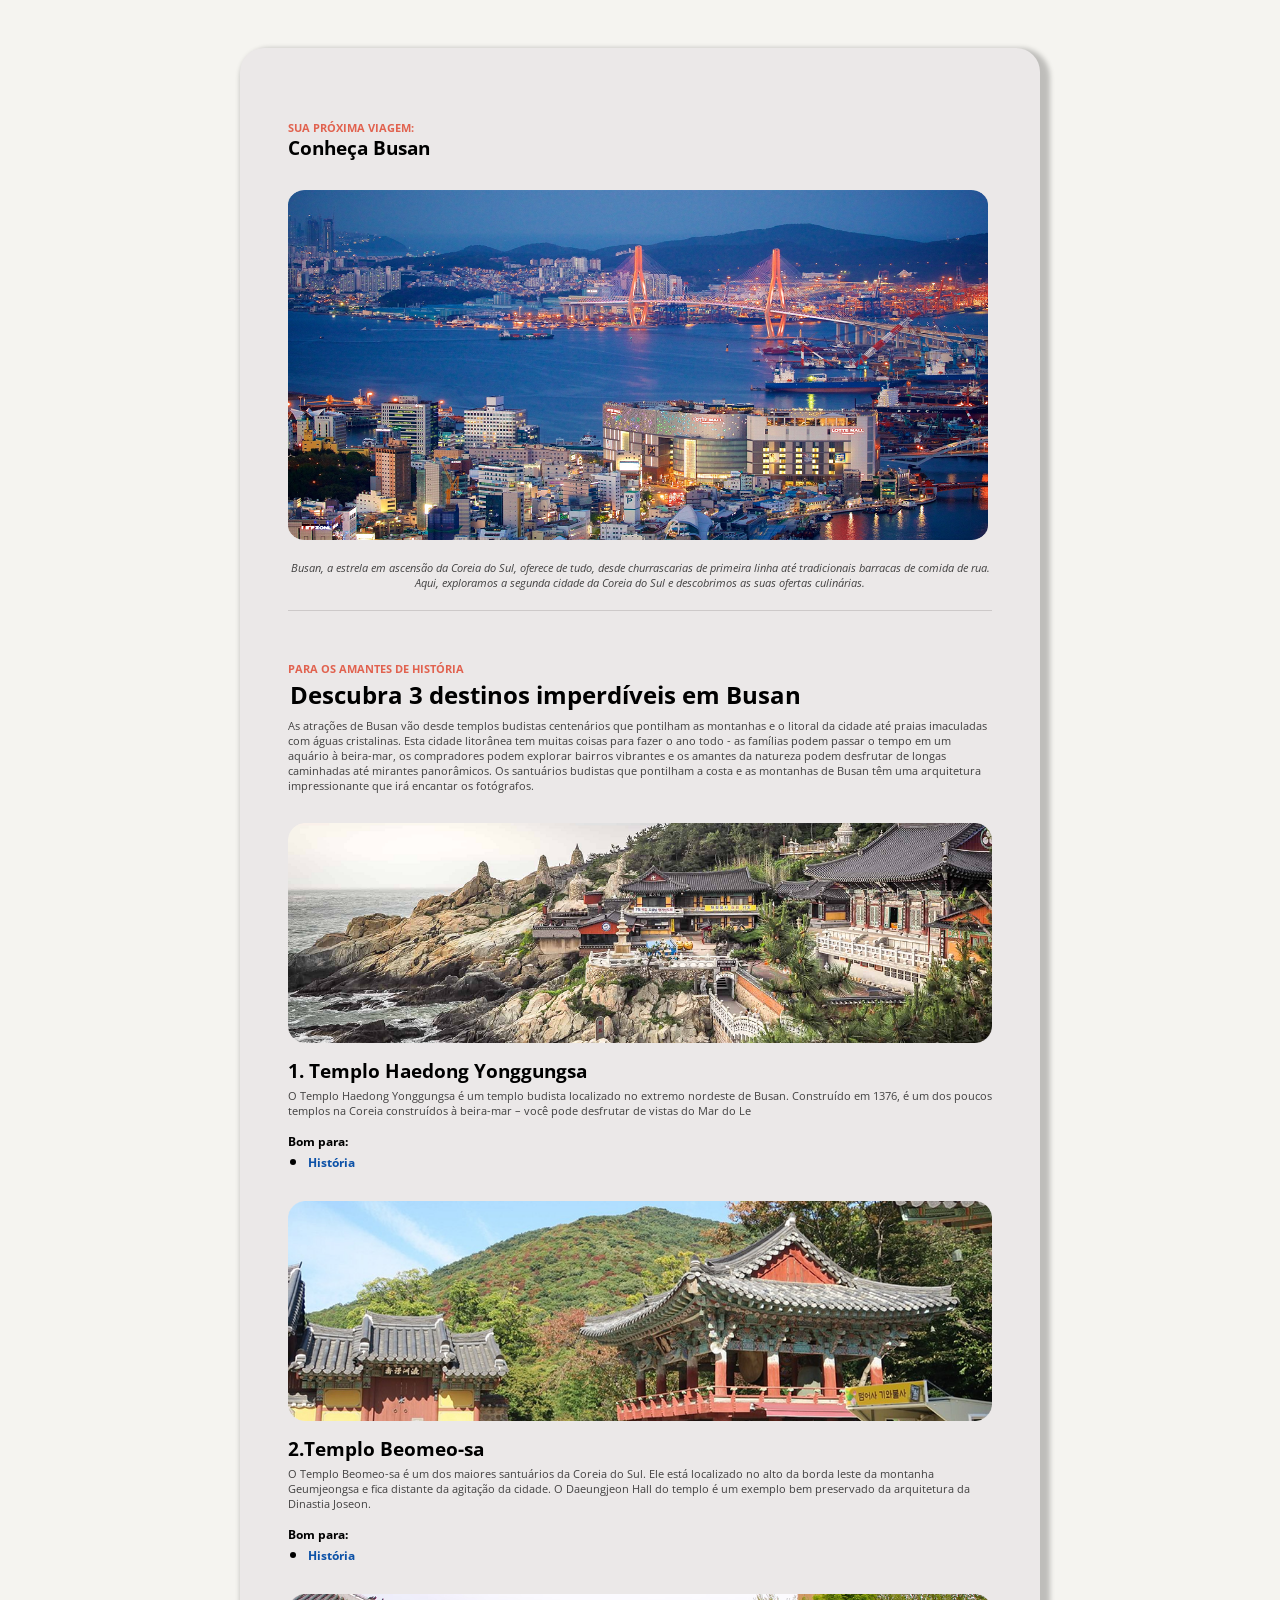
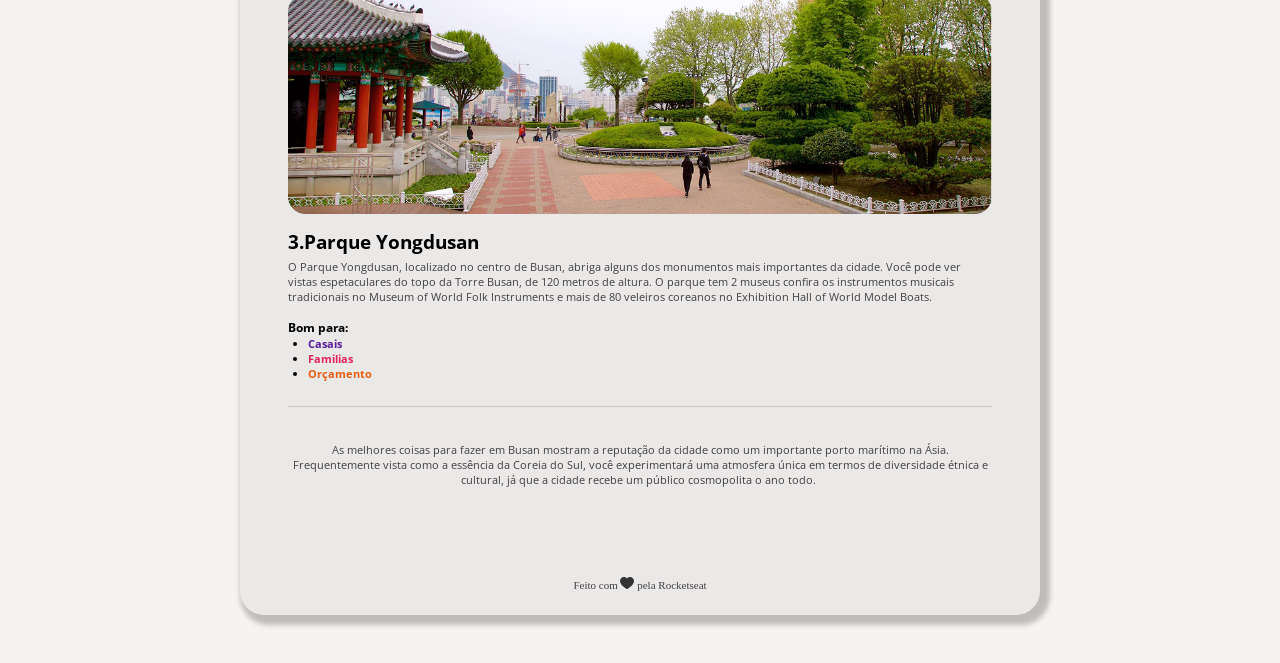
<file: index.html>
<!DOCTYPE html>
<html lang="pt-br">
<head>

    <link rel="preconnect" href="https://fonts.googleapis.com">
    <link rel="preconnect" href="https://fonts.gstatic.com" crossorigin>
    <meta charset="UTF-8">
    <meta name="viewport" content="width=device-width, initial-scale=1.0">
    <title>Busan</title>
   <link rel="stylesheet" href="style.css">
   <link href="https://fonts.googleapis.com/css2?family=Open+Sans:ital,wght@0,300..800;1,300..800&display=swap" rel="stylesheet">
   <link href="https://fonts.googleapis.com/css2?family=Lora:ital,wght@0,400;0,700;1,400&family=Montserrat:ital,wght@1,400&display=swap" rel="stylesheet">

</head>
<body>
    <div id="pages">
       <main>
         <section>
            <article>
                <p id="mark"> <strong>SUA PRÓXIMA VIAGEM:</strong> </p>
                <h1>Conheça Busan</h1>
                <img src="assets/image.png" alt="cidade de busan" id="img-principal">
                <p id="sub">Busan, a estrela em ascensão da Coreia do Sul, oferece de tudo, desde churrascarias de primeira linha até tradicionais barracas de comida de rua. Aqui, exploramos a segunda cidade da Coreia do Sul e descobrimos as suas ofertas culinárias.</p>
            </article>

        </section>
        <hr id="hori"> 
        <section>
            <p id="mark"> <strong>PARA OS AMANTES DE HISTÓRIA </strong> </p>
            <h2 id="subtitulo">Descubra 3 destinos imperdíveis em Busan</h2>

            <p id="cabe">As atrações de Busan vão desde templos budistas centenários que pontilham as montanhas e o litoral da cidade até praias imaculadas com águas cristalinas. Esta cidade litorânea tem muitas coisas para fazer o ano todo - as famílias podem passar o tempo em um aquário à beira-mar, os compradores podem explorar bairros vibrantes e os amantes da natureza podem desfrutar de longas caminhadas até mirantes panorâmicos.
            Os santuários budistas que pontilham a costa e as montanhas de Busan têm uma arquitetura impressionante que irá encantar os fotógrafos.
        </p>
        <article>
            <img src="assets/image (1).png" alt="Templo Haedong Yonggungsa" id="imagens">
           <h3>1. Templo Haedong Yonggungsa </h3>
           <p id="conteudo">O Templo Haedong Yonggungsa é um templo budista localizado no extremo nordeste de Busan. Construído em 1376, é um dos poucos templos na Coreia construídos à beira-mar – você pode desfrutar de vistas do Mar do Le </p>
           <strong><p id="des">Bom para:</p>
           <ul>
            <li> <p id="list">História</p></li>
           </ul></strong> 

        </article>

        <article>
            <img src="assets/image (2).png" alt="Templo Beomeo-sa" id="imagens">
            <h3>2.Templo Beomeo-sa</h3>
            <p id="conteudo">O Templo Beomeo-sa é um dos maiores santuários da Coreia do Sul. Ele está localizado no alto da borda leste da montanha Geumjeongsa e fica distante da agitação da cidade. O Daeungjeon Hall do templo é um exemplo bem preservado da arquitetura da Dinastia Joseon.</p>
           <strong><p id="des">Bom para: </p>
            <ul>
                <li><p id="list">História</p></li>
            </ul></strong> 
        </article>
        <article>
            <img src="assets/image (3).png" alt="Parque Yongdusan" id="imagens">
          <h3>3.Parque Yongdusan</h3>
          <p id="conteudo">O Parque Yongdusan, localizado no centro de Busan, abriga alguns dos monumentos mais importantes da cidade. Você pode ver vistas espetaculares do topo da Torre Busan, de 120 metros de altura. O parque tem 2 museus confira os instrumentos musicais tradicionais no Museum of World Folk Instruments e mais de 80 veleiros coreanos no Exhibition Hall of World Model Boats.</p>
         <strong><p id="des">Bom para:</p>
          <ul id="color">
            <li> <p id="casais">Casais</p> </li>
            <li> <p id="familias">Familias</p> </li>
            <li> <p id="orçamento">Orçamento</p> </li>
          </ul></strong> 
        </article>
        <hr id="hor">
        </section>
        <p id="final">As melhores coisas para fazer em Busan mostram a reputação da cidade como um importante porto marítimo na Ásia. Frequentemente vista como a essência da Coreia do Sul, você experimentará uma atmosfera única em termos de diversidade étnica e cultural, já que a cidade recebe um público cosmopolita o ano todo. </p>
        <footer>
            <p class="rodape">Feito com <img src="assets/Vector.svg" alt="coração"> pela Rocketseat</p>
        </footer>
       </main>
    </div>

</body>
</html>
</file>
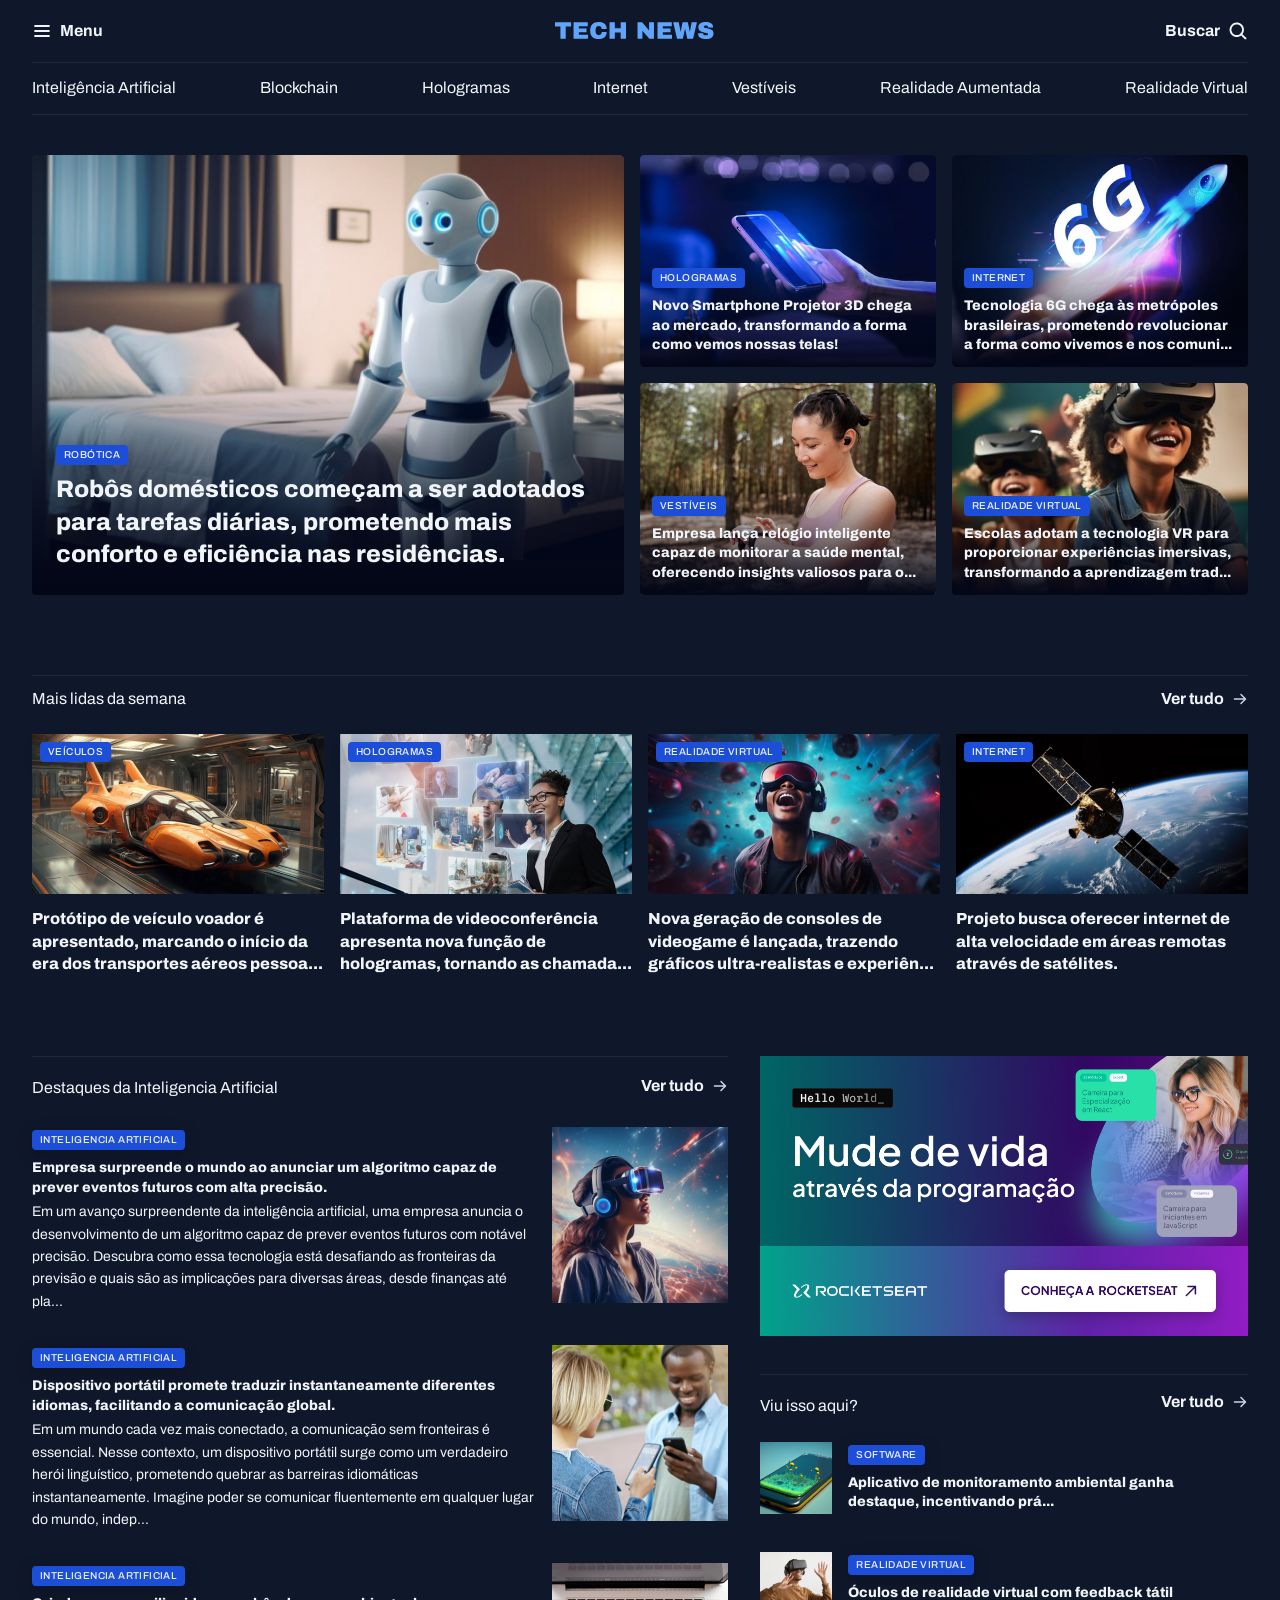
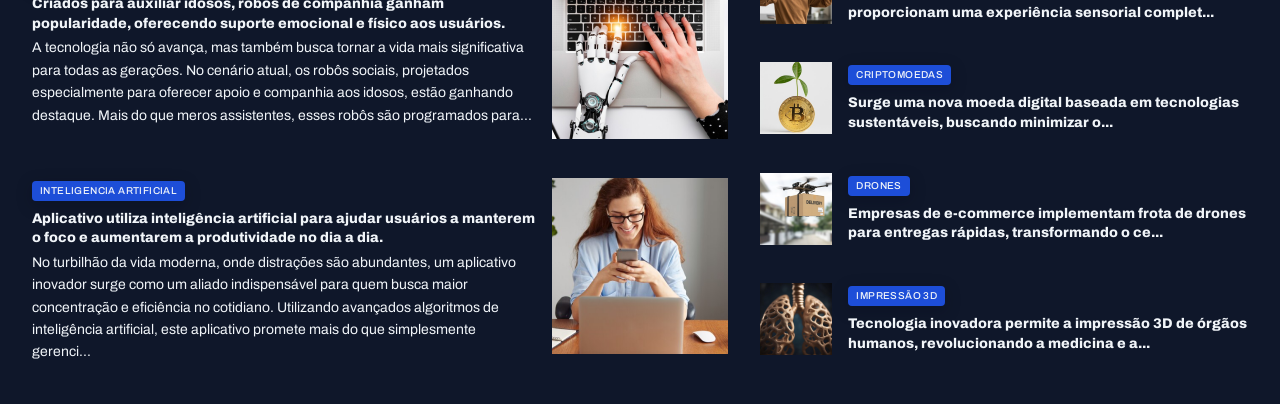
<file: pagina-de-noticias/index.html>
<!DOCTYPE html>
<html lang="pt-br">
<head>
    <link rel="preconnect" href="https://fonts.googleapis.com">
    <link rel="preconnect" href="https://fonts.gstatic.com" crossorigin>

    <meta charset="UTF-8">
    <meta name="viewport" content="width=device-width, initial-scale=.0">
    <title>Portal de noticias</title>
    <link rel="stylesheet" href="styles/index.css">

    <link href="https://fonts.googleapis.com/css2?family=Archivo:ital,wght@0,100..900;1,100..900&display=swap" rel="stylesheet">
</head>
<body>
    <header class="container">
        <nav id="primary" class="grid grid-flow-col">

            <div>
                <img src="assets/icones/List.svg" alt="ícone de menu">
                <strong>Menu</strong>
            </div>

            <div>
                <img src="assets/Tech News.svg" alt=" tech news logo">
            </div>

            <div>
               <strong>Buscar</strong> 
               <img src="assets/icones/MagnifyingGlass.svg" alt="ícone de busca para pesquisa">
            </div>

        </nav>
        <nav id="seconday" class="grid grid-flow-col">
            <a href="#">Inteligência Artificial</a>
            <a href="#">Blockchain</a>
            <a href="#">Hologramas</a>
            <a href="#">Internet</a>
            <a href="#">Vestíveis</a>
            <a href="#">Realidade Aumentada</a>
            <a href="#">Realidade  Virtual</a>
        </nav>

    </header>

    <main class="grid container">

     <section id="featured" class="grid grid-flow-col gap-16"> 

        <figure class="card">

            <div>
                <img src="assets/images/Image 01.png" alt=" Robôs domésticos começam a ser adotados para tarefas diárias, prometendo mais conforto e eficiência nas residências.">
                </div>

            <figcaption>

                <span class="content-teg">robótica</span>

                <h2 class="text-2x1">
                    Robôs domésticos começam a ser adotados para tarefas diárias, prometendo mais conforto e eficiência nas residências.
                </h2>

            </figcaption>
        
        </figure>
    
        <div class="grid grid-cols-2 gap-16">
         
           <figure class="card">
            <img src="assets/images/Image 02.png" alt="  Novo Smartphone Projetor 3D chega ao mercado, transformando a forma como vemos nossas telas!">

              <figcaption>

                <span class="content-teg">Hologramas</span>

                <h2 class="text-lg">
                    Novo Smartphone Projetor 3D chega ao mercado, transformando a forma como vemos nossas telas!
                </h2>

            </figcaption>

            </figure>
        

       
            <figure class="card">

                <img src="assets/images/Image 03.png" alt="Tecnologia 6G chega às metrópoles brasileiras, prometendo revolucionar a forma como vivemos e nos comuni...">

            <figcaption>

                <span class="content-teg">Internet</span>

                <h2 class="text-lg">
                   Tecnologia 6G chega às metrópoles brasileiras, prometendo revolucionar a forma como vivemos e nos comuni...
                </h2>

            </figcaption>
            </figure>
    

        
            <figure class="card">

                <img src="assets/images/Image 04.png" alt="Empresa lança relógio inteligente capaz de monitorar a saúde mental, oferecendo insights valiosos para o bem-estar pessoal.">

            <figcaption>

                <span class="content-teg">Vestíveis</span>

                <h2 class="text-lg">
                   Empresa lança relógio inteligente capaz de monitorar a saúde mental, oferecendo insights valiosos para o...
                </h2>

            </figcaption>
                </figure>
        

        
            <figure class="card">

                <img src="assets/images/Image 05.png" alt=" Escolas adotam a tecnologia VR para proporcionar experiências imersivas, transformando a aprendizagem tradicional.">
                
            
            <figcaption>

                <span class="content-teg">Realidade Virtual</span>

                <h2 class="text-lg"> 
                    Escolas adotam a tecnologia VR para proporcionar experiências imersivas, transformando a aprendizagem trad...
                    
                </h2>

            </figcaption>
                </figure>

            </div>
        

     </section>
     <section id="weekly">
        <header class="grid grid-flow-col">
            <h3>Mais lidas da semana</h3>
            <a href="#" class="grid grid-flow-col">
                <strong>Ver tudo</strong>
                <span></span>       
            
            </a>
        </header>
           
        <!--arumar o content-teg para content-tag-->
        <div class="grid gap-16">
            <figure>
                <span class="content-teg">veículos</span>
                <img src="assets/images/Image 06.png" alt="">
                <p>Protótipo de veículo voador é apresentado, marcando o início da era dos transportes aéreos pessoa...</p>
            </figure>

             <figure>
                <span class="content-teg">Hologramas</span>
                <img src="assets/images/Image 07.png" alt="">
                <p>Plataforma de videoconferência apresenta nova função de hologramas, tornando as chamada...</p>
            </figure>

             <figure>
                <span class="content-teg">Realidade virtual</span>
                <img src="assets/images/Image 08.png" alt="">
                <p>Nova geração de consoles de videogame é lançada, trazendo gráficos ultra-realistas e experiên...</p>
            </figure>

             <figure>
                <span class="content-teg">Internet</span>
                <img src="assets/images/Image 09.png" alt="">
                <p>Projeto busca oferecer internet de alta velocidade em áreas remotas através de satélites.</p>
            </figure>
        </div>
     </section>

     <section id="ai">
        <header class="grid grid-flow-col">
            <h3>Destaques da Inteligencia Artificial</h3>
            <a href="#" class="grid grid-flow-col">
               <strong>Ver tudo</strong>
               <span></span>
            </a>
           
        </header>

        <div class="grid gap-32">
           <article class="grid grid-flow-col gap-16">
            <div>
                <span class="content-teg">Inteligencia Artificial</span>
                <h3 class="text-lg">
                    Empresa surpreende o mundo ao anunciar um algoritmo capaz de prever eventos futuros com alta precisão.
                </h3>
                <p class="text-sm">
                    Em um avanço surpreendente da inteligência artificial, uma empresa anuncia o desenvolvimento de um algoritmo capaz de prever eventos futuros com notável precisão. Descubra como essa tecnologia está desafiando as fronteiras da previsão e quais são as implicações para diversas áreas, desde finanças até pla...
                </p>
            </div>
            <div>
                <img src="assets/images/Image 10.png" alt="">
            </div>
           </article>
            <article class="grid grid-flow-col gap-16">
            <div>
                <span class="content-teg">Inteligencia Artificial</span>
                <h3 class="text-lg">
                   Dispositivo portátil promete traduzir instantaneamente diferentes idiomas, facilitando a comunicação global.
                </h3>
                <p class="text-sm">
                   Em um mundo cada vez mais conectado, a comunicação sem fronteiras é essencial. Nesse contexto, um dispositivo portátil surge como um verdadeiro herói linguístico, prometendo quebrar as barreiras idiomáticas instantaneamente. Imagine poder se comunicar fluentemente em qualquer lugar do mundo, indep...
                </p>
            </div>
            <div>
                <img src="assets/images/Image 11.png" alt="">
            </div>
           </article>
            <article class="grid grid-flow-col gap-16">
            <div>
                <span class="content-teg">Inteligencia Artificial</span>
                <h3 class="text-lg">
                   Criados para auxiliar idosos, robôs de companhia ganham popularidade, oferecendo suporte emocional e físico aos usuários.
                </h3>
                <p class="text-sm">
                    A tecnologia não só avança, mas também busca tornar a vida mais significativa para todas as gerações. No cenário atual, os robôs sociais, projetados especialmente para oferecer apoio e companhia aos idosos, estão ganhando destaque. Mais do que meros assistentes, esses robôs são programados para...
                </p>
            </div>
            <div>
                <img src="assets/images/Image 12.png" alt="">
            </div>
           </article>
            <article class="grid grid-flow-col gap-16">
            <div>
                <span class="content-teg">Inteligencia Artificial</span>
                <h3 class="text-lg">
                   Aplicativo utiliza inteligência artificial para ajudar usuários a manterem o foco e aumentarem a produtividade no dia a dia.
                </h3>
                <p class="text-sm">
                   No turbilhão da vida moderna, onde distrações são abundantes, um aplicativo inovador surge como um aliado indispensável para quem busca maior concentração e eficiência no cotidiano. Utilizando avançados algoritmos de inteligência artificial, este aplicativo promete mais do que simplesmente gerenci...
                </p>
            </div>
            <div>
                <img src="assets/images/Image 13.png" alt="">
            </div>
           </article>

        </div>
     </section>

     <aside>
        <div id="ads">
            <img src="assets/images/Ads.png" alt="">
        </div>

        <section id="more">
              <header class="grid grid-flow-col">
            <h3>Viu isso aqui?</h3>
            <a href="#" class="grid grid-flow-col">
               <strong>Ver tudo</strong>
               <span></span>
            </a>
           
        </header>


        <div class="grid gap-32">
              <article class="grid grid-flow-col gap-16">
                   <div>
                <img src="assets/images/Image 14.png" alt="">
            </div>
            <div>
                <span class="content-teg">Software</span>
                <h3 class="text-lg">
            Aplicativo de monitoramento ambiental ganha destaque, incentivando prá...              
            </h3>
             
            </div>
        
           </article>

           <article class="grid grid-flow-col gap-16">
                   <div>
                <img src="assets/images/Image 15.png" alt="">
            </div>
            <div>
                <span class="content-teg">Realidade Virtual</span>
                <h3 class="text-lg">
            Óculos de realidade virtual com feedback tátil proporcionam uma experiência sensorial complet...            
            </h3>
             
            </div>
           
           </article>

           <article class="grid grid-flow-col gap-16">
                   <div>
                <img src="assets/images/Image 16.png" alt="">
            </div>
            <div>
                <span class="content-teg">Criptomoedas</span>
                <h3 class="text-lg">
           Surge uma nova moeda digital baseada em tecnologias sustentáveis, buscando minimizar o...           
            </h3>
             
            </div>
            
           </article>

           <article class="grid grid-flow-col gap-16">
                   <div>
                <img src="assets/images/Image 17.png" alt="">
            </div>
            <div>
                <span class="content-teg">Drones</span>
                <h3 class="text-lg">
           Empresas de e-commerce implementam frota de drones para entregas rápidas, transformando o ce...           
            </h3>
             
            </div>
           
           </article>

           <article class="grid grid-flow-col gap-16">
                   <div>
                <img src="assets/images/Image 18.png" alt="">
            </div>
            <div>
                <span class="content-teg">Impressão 3d</span>
                <h3 class="text-lg">
           Tecnologia inovadora permite a impressão 3D de órgãos humanos, revolucionando a medicina e a...        
            </h3>
             
            </div>
           
           </article>
        </div>


        </section>
     </aside>

     </main>
</body>
</html>
</file>
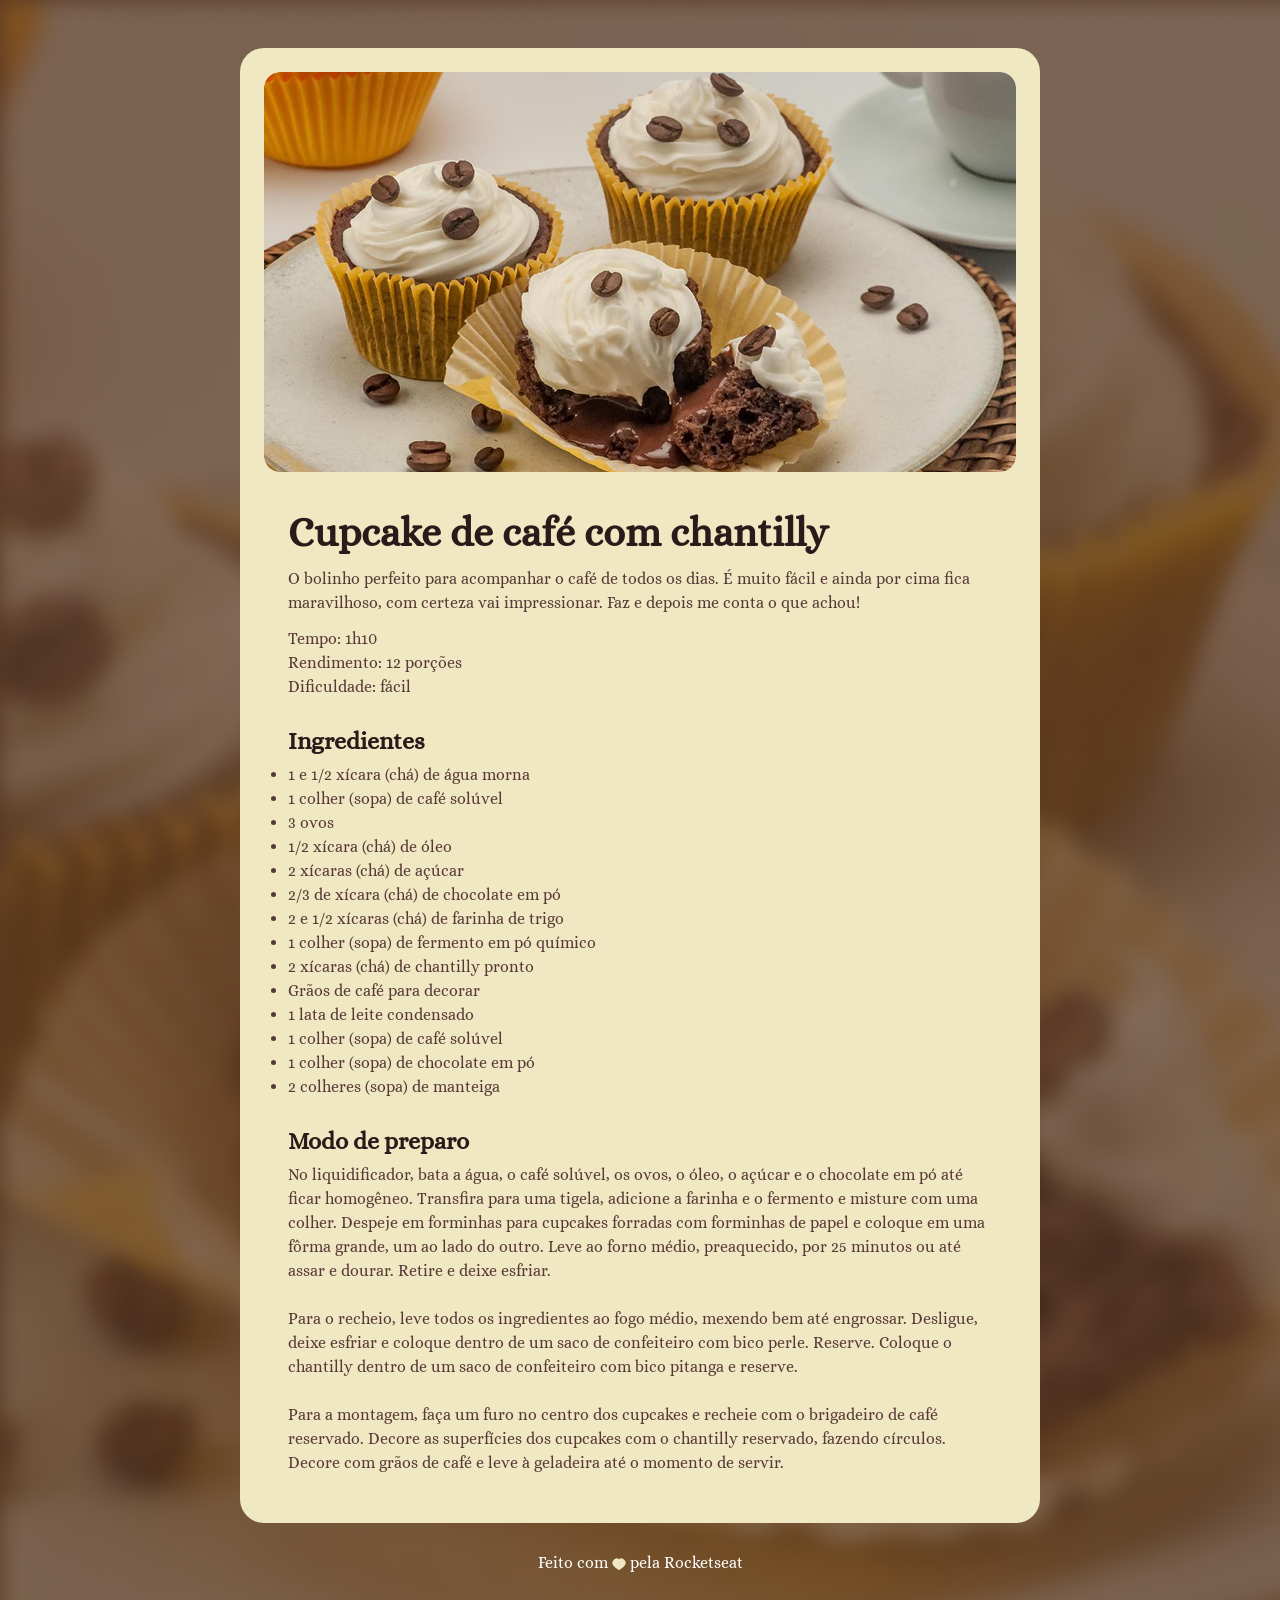
<file: pagina-de-receita/index.html>
<!DOCTYPE html>
<html lang="pt-br">
<head>

    <link rel="preconnect" href="https://fonts.googleapis.com">
<link rel="preconnect" href="https://fonts.gstatic.com" crossorigin>

    <meta charset="UTF-8">
    <meta name="viewport" content="width=device-width, initial-scale=1.0">
    <title>Pagina de receita</title>

    <link rel="stylesheet" href="style.css">
    <link href="https://fonts.googleapis.com/css2?family=Alice&display=swap" rel="stylesheet">
</head>
<body>
    <div id="pages">
        <img src="assets/main-image.png" alt="Imagem de um cupcake com gras de cafe">
        <main>
            <section id="about">
                <h1>Cupcake de café com chantilly</h1>
                <p>
                    O bolinho perfeito para acompanhar o café de todos os dias. É muito fácil e ainda por cima fica maravilhoso, com certeza vai impressionar. Faz e depois me conta o que achou!
                </p>
                <p>
                    Tempo: 1h10 <br>
                    Rendimento: 12 porções <br>
                    Dificuldade: fácil
                </p>
            </section>
            <section id="ingredients">
                <h2>Ingredientes</h2>
                <ul>
                   <li> 1 e 1/2 xícara (chá) de água morna </li>
                   <li> 1 colher (sopa) de café solúvel</li>
                    <li>3 ovos</li>
                    <li>1/2 xícara (chá) de óleo</li>
                   <li> 2 xícaras (chá) de açúcar</li>
                   <li>2/3 de xícara (chá) de chocolate em pó</li>
                   <li> 2 e 1/2 xícaras (chá) de farinha de trigo</li>
                    <li>1 colher (sopa) de fermento em pó químico</li>
                    <li>2 xícaras (chá) de chantilly pronto</li>
                    <li>Grãos de café para decorar</li>
                    <li>1 lata de leite condensado</li>
                    <li>1 colher (sopa) de café solúvel</li>
                    <li>1 colher (sopa) de chocolate em pó</li>
                    <li>2 colheres (sopa) de manteiga</li>
                </ul>
            </section>
            <section id="prepraration">
                <h2>Modo de preparo</h2>
                <p>No liquidificador, bata a água, o café solúvel, os ovos, o óleo, o açúcar e o chocolate em pó até ficar homogêneo. Transfira para uma tigela, adicione a farinha e o fermento e misture com uma colher. Despeje em forminhas para cupcakes forradas com forminhas de papel e coloque em uma fôrma grande, um ao lado do outro. Leve ao forno médio, preaquecido, por 25 minutos ou até assar e dourar. Retire e deixe esfriar. 
                    <br><br>
                Para o recheio, leve todos os ingredientes ao fogo médio, mexendo bem até engrossar. Desligue, deixe esfriar e coloque dentro de um saco de confeiteiro com bico perle. Reserve. Coloque o chantilly dentro de um saco de confeiteiro com bico pitanga e reserve. 
                    <br><br>

                Para a montagem, faça um furo no centro dos cupcakes e recheie com o brigadeiro de café reservado. Decore as superfícies dos cupcakes com o chantilly reservado, fazendo círculos. Decore com grãos de café e leve à geladeira até o momento de servir.</p>
            </section>
        </main>


    </div>
  <footer>
    Feito com <img src="assets/Vector.svg" alt=""> pela Rocketseat
  </footer>
</body>
</html>
</file>
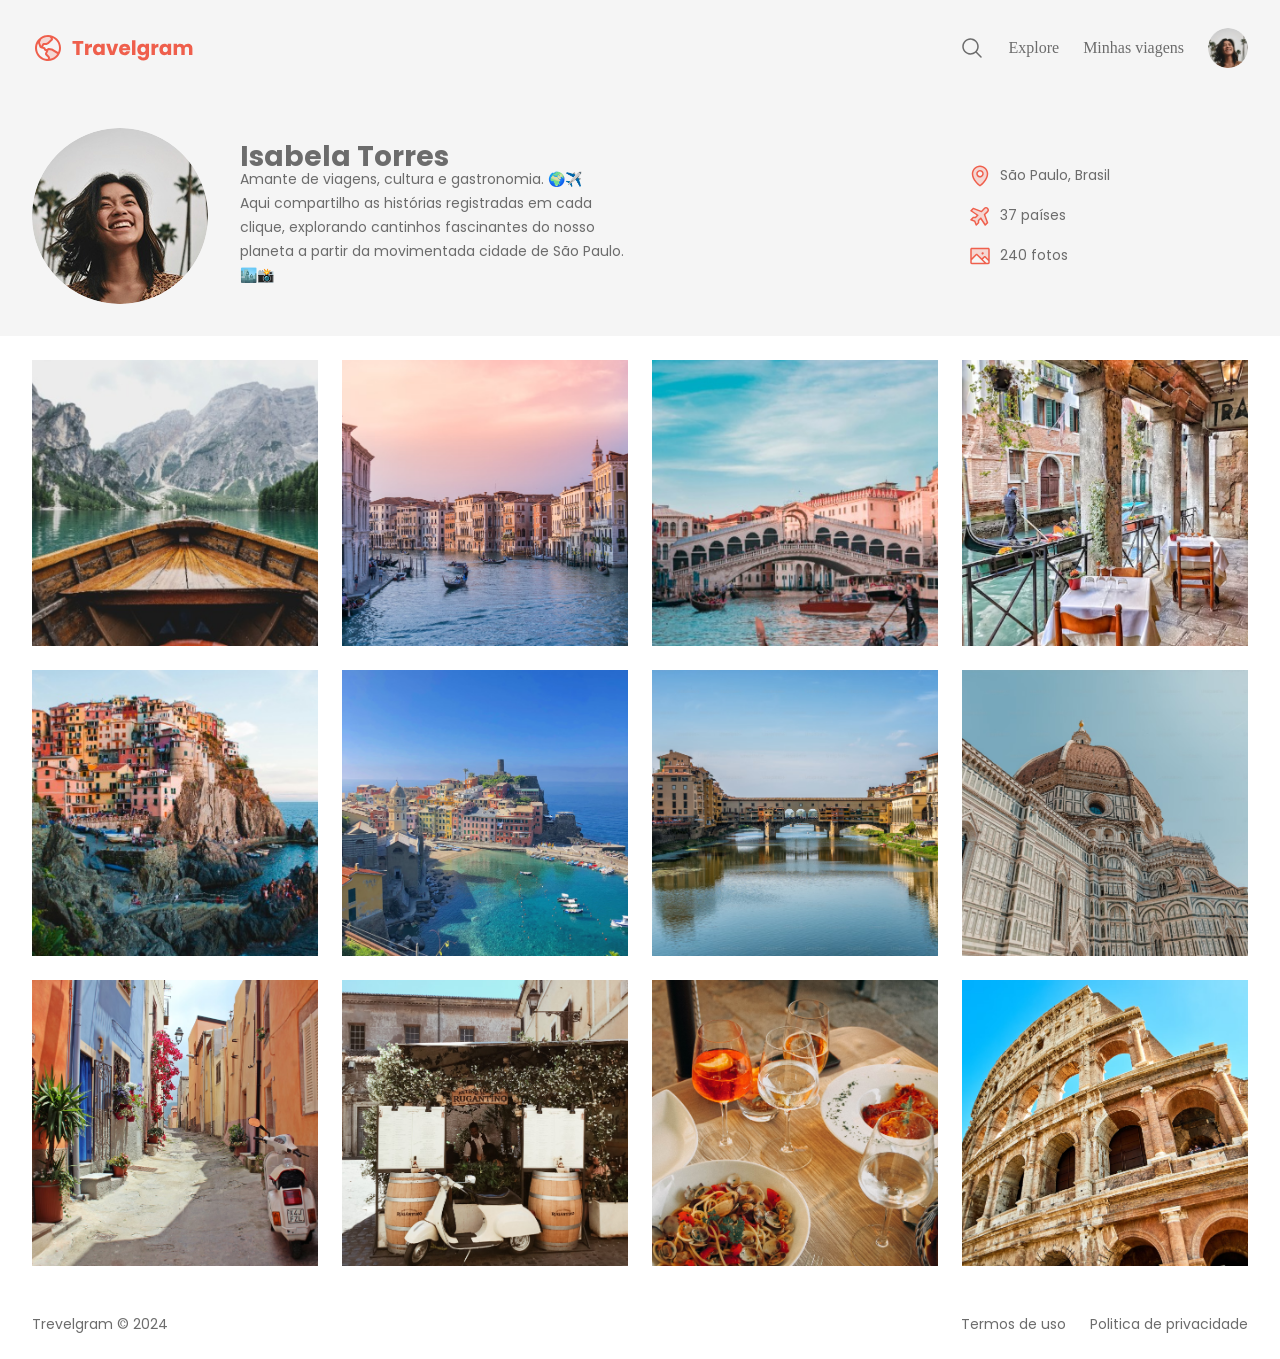
<file: pagina-travelgram/index.html>
<!DOCTYPE html>
<html lang="pt-br">
<head>
    <link rel="preconnect" href="https://fonts.googleapis.com">
    <link rel="preconnect" href="https://fonts.gstatic.com" crossorigin>

    <meta charset="UTF-8">
    <meta name="viewport" content="width=device-width, initial-scale=1.0">
    <title>Travelgram | Perfil de viagens</title>
    <link rel="stylesheet" href="styles/index.css">
    <link href="https://fonts.googleapis.com/css2?family=Poppins:wght@400;700&display=swap" rel="stylesheet">
</head>
<body>
    <div class="bg-surface-color">
    <nav class="container">
        <a href="#" id="logo"><img src="assets/Logo.svg" alt="Logo-marca">
         </a>

         <ul id="primary-menu">
            <li>
                <a href="#">
                    <img src="assets/icons/MagnifyingGlass.svg" alt="ícone de lupa"></a>
            </li>
            <li><a href="#">Explore</a></li>
            <li><a href="#">Minhas viagens</a></li>
            <li><a href="#">
                <img src="assets/Profile pic (1).png" alt="Imagen de isabela torres">
            </a></li>

         </ul>
    </nav>
    
    <header>
        <div class="container">
            <div id="profile">
                <img src="assets/Profile pic (1).png" alt="Imagem de Isabela Torres">
                <div>
                    <h1>Isabela Torres</h1>
                    <p>
                        Amante de viagens, cultura e gastronomia. 🌍✈️  <br>

                    Aqui compartilho as histórias registradas em cada clique, explorando cantinhos fascinantes do nosso planeta a partir da movimentada cidade de São Paulo. 🏙️📸
                </p>
                </div>
            </div>
            <ul id="info">
                <li>
                    <img src="assets/icons/MapPin.svg" alt="Icone de mapa">
                    <span>São Paulo, Brasil</span>
                </li>
                 <li>
                    <img src="assets/icons/AirplaneTilt.svg" alt="Icone de avião">
                    <span>37 países</span>
                </li>
                 <li>
                    <img src="assets/icons/Image.svg" alt="Icone de imagem">
                    <span>240 fotos</span>
                </li>


            </ul>
        </div>


    </header>
   </div>
   <main class="container">
    <img src="assets/images/Image 01.png" alt="...">
    <img src="assets/images/Image 02.png" alt="...">
    <img src="assets/images/Image 03.png" alt="...">
    <img src="assets/images/Image 04.png" alt="...">
    <img src="assets/images/Image 05.png" alt="...">
    <img src="assets/images/Image 06.png" alt="...">
    <img src="assets/images/Image 07.png" alt="...">
    <img src="assets/images/Image 08.png" alt="...">
    <img src="assets/images/Image 09.png" alt="...">
    <img src="assets/images/Image 10.png" alt="...">
    <img src="assets/images/Image 11.png" alt="...">
    <img src="assets/images/Image 12.png" alt="...">
    
   </main>
   <footer class="container">
    <span>
        Trevelgram &copy; 2024
    </span>
    <span>
        Termos de uso
    </span>
    <span>
        Politica de privacidade
    </span>
   </footer>
</body>
</html>
</file>
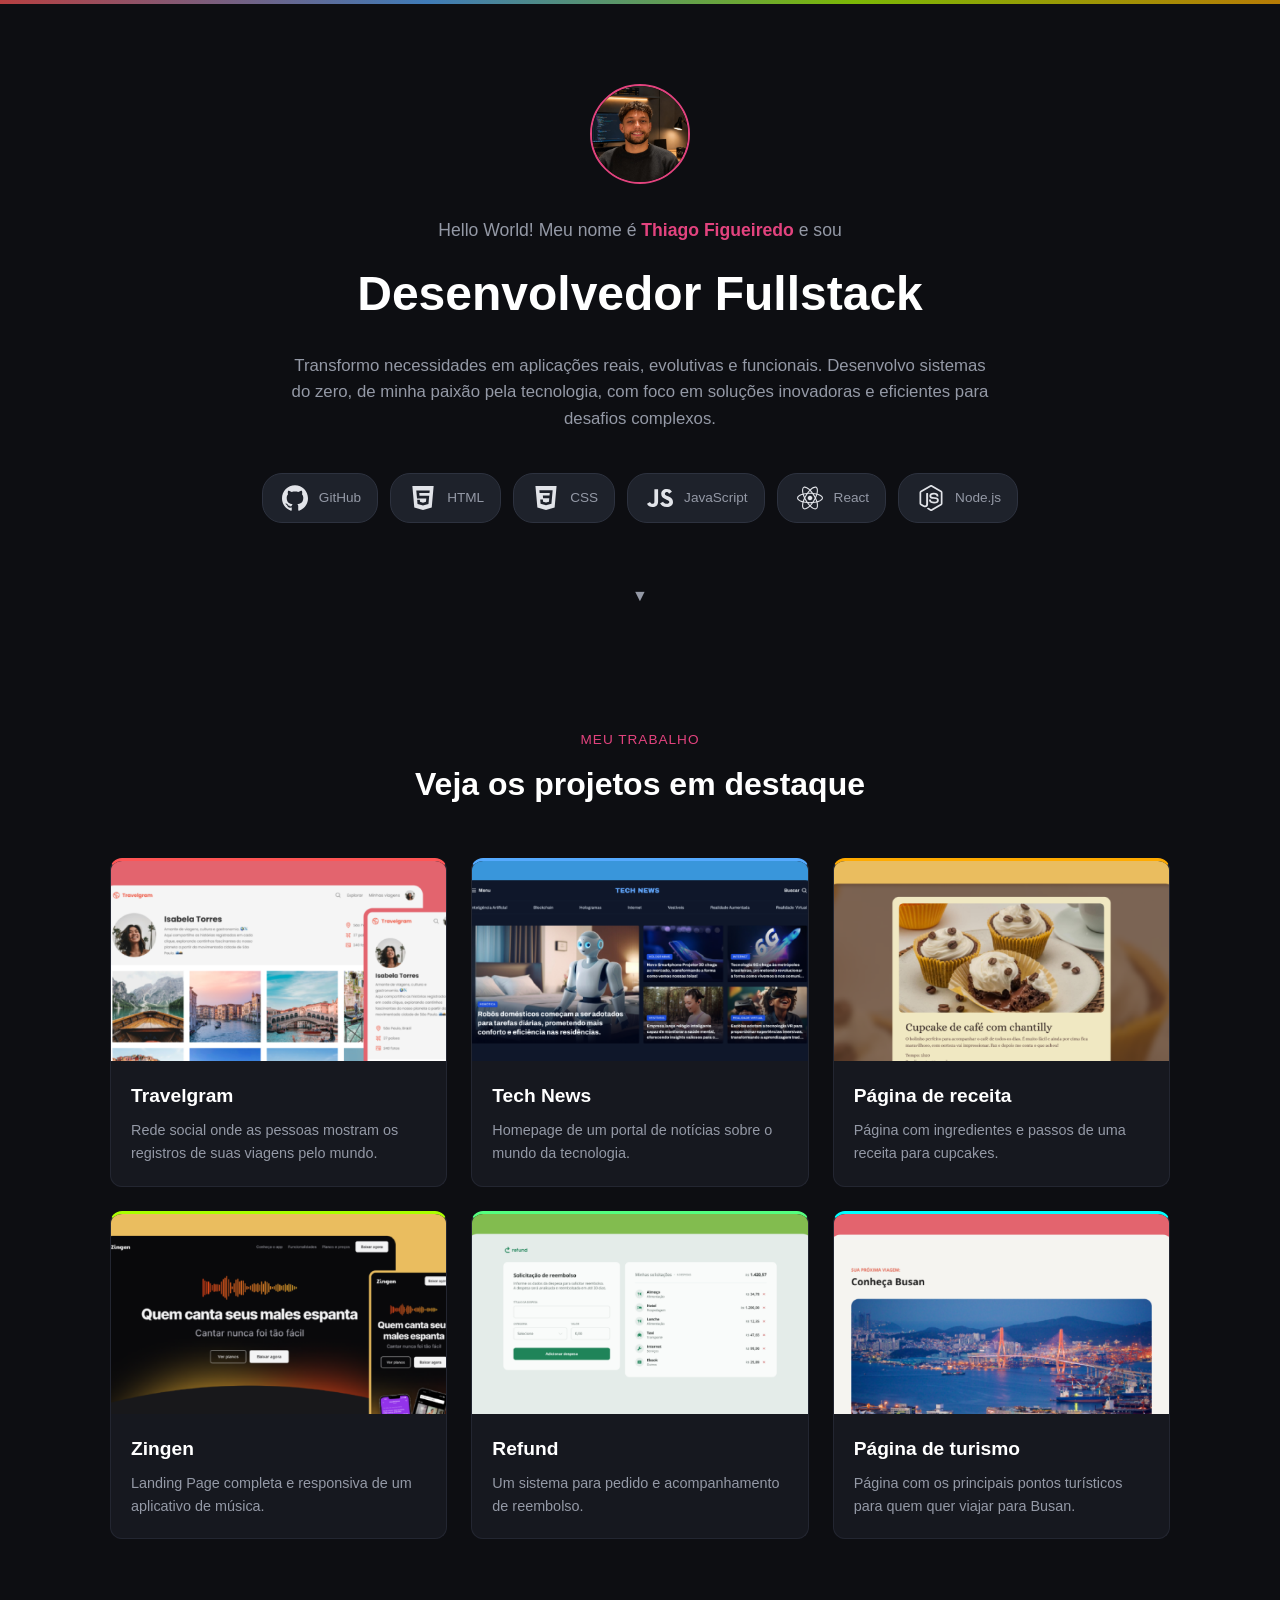
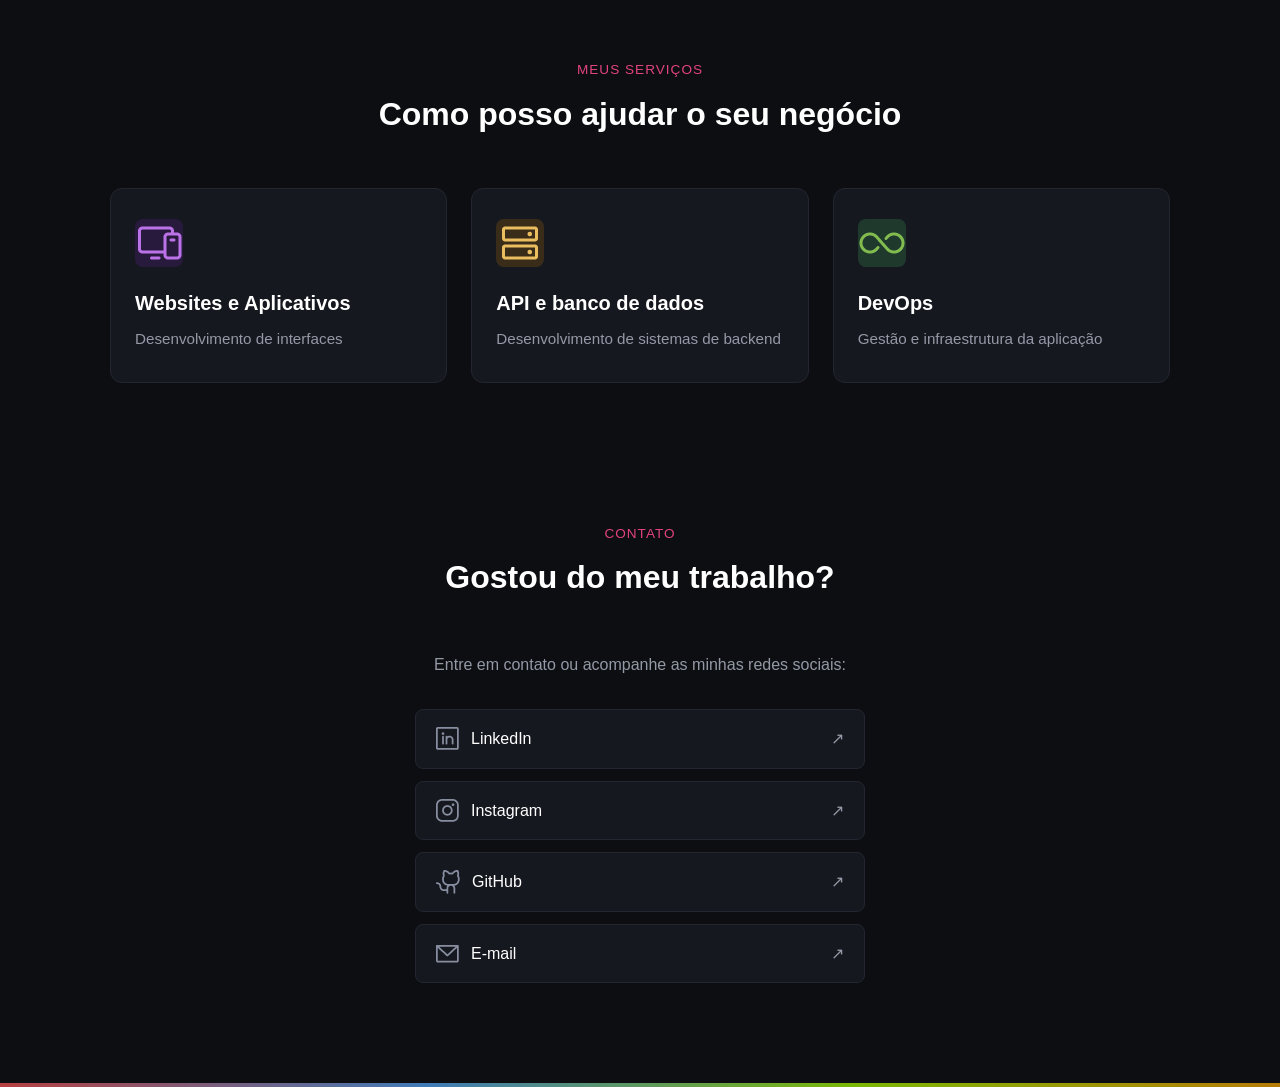
<file: portifolio-dev/index.html>
<!DOCTYPE html>
<html lang="pt-BR">
<head>
    <meta charset="UTF-8">
    <meta name="viewport" content="width=device-width, initial-scale=1.0">
    <title>Portfólio - Desenvolvedora Fullstack</title>
    <link rel="stylesheet" href="style.css">
</head>
<body>

    <!-- Linha decorativa de gradiente no topo (opcional, baseada nas cores das bordas do design) -->
    <div class="top-gradient-bar"></div>

    <!-- HEADER / HERO SECTION -->
    <header class="hero">
        <div class="container hero-content">
            <div class="avatar-container">
                <!-- Substitua pelo caminho da sua foto de perfil -->
                <img src="assets/imagem/WhatsApp Image 2026-07-22 at 14.18.43.jpeg" alt="Foto de Perfil" class="avatar"> 
            </div>
            <p class="subtitle">Hello World! Meu nome é <span class="highlight">Thiago Figueiredo</span> e sou</p>
            <h1>Desenvolvedor Fullstack</h1>
            <p class="description">
                Transformo necessidades em aplicações reais, evolutivas e funcionais. Desenvolvo sistemas do zero, de minha paixão pela tecnologia, com foco em soluções inovadoras e eficientes para desafios complexos.
            </p>
            
            <!-- Badges de Tecnologias -->
            <div class="tech-badges">
                <span class="badge"><img src="assets/icones/GitHub.svg" alt=""> GitHub</span>
                <span class="badge"><img src="assets/icones/HTML.svg" alt=""> HTML</span>
                <span class="badge"><img src="assets/icones/CSS.svg" alt=""> CSS</span>
                <span class="badge"><img src="assets/icones/JavaScript.svg" alt=""> JavaScript</span>
                <span class="badge"><img src="assets/icones/React.svg" alt=""> React</span>
                <span class="badge"><img src="assets/icones/Node.js.svg" alt=""> Node.js</span>
            </div>

            <div class="scroll-arrow">
                <span>▼</span>
            </div>
        </div>
    </header>

    <!-- SEÇÃO PROJETOS -->
    <section class="projects">
        <div class="container">
            <p class="section-subtitle">Meu trabalho</p>
            <h2 class="section-title">Veja os projetos em destaque</h2>

            <div class="projects-grid">
                <!-- Card 1 -->
                <article class="project-card card-red">
                    <img src="assets/imagem/Thumbnail_Project-01.png" alt="Preview Travelgram">
                    <div class="card-content">
                        <h3>Travelgram</h3>
                        <p>Rede social onde as pessoas mostram os registros de suas viagens pelo mundo.</p>
                    </div>
                </article>

                <!-- Card 2 -->
                <article class="project-card card-blue">
                    <img src="assets/imagem/Thumbnail_Project-02.png" alt="Preview Tech News">
                    <div class="card-content">
                        <h3>Tech News</h3>
                        <p>Homepage de um portal de notícias sobre o mundo da tecnologia.</p>
                    </div>
                </article>

                <!-- Card 3 -->
                <article class="project-card card-yellow">
                    <img src="assets/imagem/Thumbnail_Project-03.png" alt="Preview Página de Receitas">
                    <div class="card-content">
                        <h3>Página de receita</h3>
                        <p>Página com ingredientes e passos de uma receita para cupcakes.</p>
                    </div>
                </article>

                <!-- Card 4 -->
                <article class="project-card card-green-yellow">
                    <img src="assets/imagem/Thumbnail_Project-04.png" alt="Preview Zingen">
                    <div class="card-content">
                        <h3>Zingen</h3>
                        <p>Landing Page completa e responsiva de um aplicativo de música.</p>
                    </div>
                </article>

                <!-- Card 5 -->
                <article class="project-card card-green">
                    <img src="assets/imagem/Thumbnail_Project-05.png" alt="Preview Refund">
                    <div class="card-content">
                        <h3>Refund</h3>
                        <p>Um sistema para pedido e acompanhamento de reembolso.</p>
                    </div>
                </article>

                <!-- Card 6 -->
                <article class="project-card card-cyan">
                    <img src="assets/imagem/Thumbnail_Project-06.png" alt="Preview Página de Turismo">
                    <div class="card-content">
                        <h3>Página de turismo</h3>
                        <p>Página com os principais pontos turísticos para quem quer viajar para Busan.</p>
                    </div>
                </article>
            </div>
        </div>
    </section>

    <!-- SEÇÃO SERVIÇOS -->
    <section class="services">
        <div class="container">
            <p class="section-subtitle">Meus serviços</p>
            <h2 class="section-title">Como posso ajudar o seu negócio</h2>

            <div class="services-grid">
                <!-- Serviço 1 -->
                <div class="service-card">
                    <div class="service-icon icon-purple">
                        <img src="assets/icones/Devices.png" alt="Ícone Web">
                    </div>
                    <h3>Websites e Aplicativos</h3>
                    <p>Desenvolvimento de interfaces</p>
                </div>

                <!-- Serviço 2 -->
                <div class="service-card">
                    <div class="service-icon icon-yellow">
                        <img src="assets/icones/HardDrives.png" alt="Ícone API">
                    </div>
                    <h3>API e banco de dados</h3>
                    <p>Desenvolvimento de sistemas de backend</p>
                </div>

                <!-- Serviço 3 -->
                <div class="service-card">
                    <div class="service-icon icon-green">
                        <img src="assets/icones/Infinity.png" alt="Ícone DevOps">
                    </div>
                    <h3>DevOps</h3>
                    <p>Gestão e infraestrutura da aplicação</p>
                </div>
            </div>
        </div>
    </section>

    <!-- SEÇÃO CONTATO / FOOTER -->
    <footer class="contact">
        <div class="container contact-content">
            <p class="section-subtitle">Contato</p>
            <h2 class="section-title">Gostou do meu trabalho?</h2>
            <p class="contact-text">Entre em contato ou acompanhe as minhas redes sociais:</p>

            <div class="social-links">
                <a href="https://www.linkedin.com/in/thiiagodev/" class="social-btn">
                    <span><img src="assets/icones/linkd.png" alt=""> LinkedIn</span>
                    <span class="arrow">↗</span>
                </a>
                <a href="https://www.instagram.com/thiiagodev" class="social-btn">
                    <span><img src="assets/icones/insta.png" alt=""> Instagram</span>
                    <span class="arrow">↗</span>
                </a>
                <a href="https://github.com/thiagofigueiredoferreira" class="social-btn">
                    <span><img src="assets/icones/github.png" alt=""> GitHub</span>
                    <span class="arrow">↗</span>
                </a>
                <a href="#" class="social-btn">
                    <span><img src="assets/icones/gmail.png" alt=""> E-mail</span>
                    <span class="arrow">↗</span>
                </a>
            </div>
        </div>
    </footer>

    <!-- Linha decorativa inferior -->
    <div class="bottom-gradient-bar"></div>

</body>
</html>
</file>
<file: style.css>
* {
    margin: 0;
    padding: 0;
}

:root {
      font-family: "Open Sans", sans-serif;
     
}
body {
    background-color:#F5F4F0;
}

#pages {
    box-sizing: border-box;
    width: 800px;
    padding: 24px 24px 0px 24px;
    background-color: #ebe8e8;
    border-radius: 24px;
    margin: 48px auto 48px;
    box-shadow: 5px 5px 5px 5px rgba(0, 0, 0, 0.222) ;
    
}
#mark {
    color:#E1624F ;
    margin-bottom:px;
    font-size: 11PX;

}
#list {
    color: #0C51A7;
    margin-bottom: 30px;
    font-size: 12px;
}
#casais{ 
    color:#591B98;
}

#familias {
    color:#E5245E ;
}
#orçamento {
    color:#E95E10 ;
}

main {
    padding: 24px;
}
section {
    margin-top: 24px;
}
#imagens {
   height: 220px;
    
}
#img-principal {
    width: 700px;
    height: 350px;
}
h1 {
    margin-bottom: 30px;
}
#sub {
    margin-top: 15px;
    text-align:center;
    font-style: italic;
    font-size: 11px;
   color: rgb(65, 64, 64);
}
#hori {
    background-color: #bdb9b9a2;
    height:1px;
    border: none;
    margin-top: 20px;
    margin-bottom: 50px;

}
#hor {
     background-color: #bdb9b9a2;
      height:1px;
    border: none;
    margin-top: 25px;
    margin-bottom: 35px;
}
#subtitulo {
    padding: 2px;
}
#cabe {
    color: rgb(65, 64, 64);
    font-size:11px;
    padding-bottom: 30px;
}
h3 {
    padding-bottom: 5px;
    padding-top: 10px;
}
#conteudo {
      color: rgb(65, 64, 64);
    font-size:11px;
    margin-bottom: 10px;
}
#des {
    padding-top: 5px;
   font-size: 12px;
}
ul {
  padding-left: 20px; /* Ajuste esse valor até alinhar com o seu título/parágrafo */
  list-style-position: outside; /* Valor padrão */
}
h2 {
    margin-bottom: 5px;

}
#final {
    color: rgb(65, 64, 64);
    font-size:11px;
    margin-bottom: 10px;
    text-align: center;
}
.rodape {
   text-align: center;
   font-size:11px ;
  margin-top: 90px;
    color: rgb(65, 64, 64);
    font-family: 'Playfair Display', serif;
}
#color {
    font-size:11px;
}
</file>
<file: pagina-de-noticias/styles/index.css>
@import url(global.css);
@import url(utility.css);
@import url(header.css);
@import url(sections.css);
</file>
<file: pagina-de-receita/style.css>
* {
    margin: 0;
    padding: 0;
}

:root {
     font-family: "Alice", serif;
     line-height: 150%;
     color: #573a37;
}

body {
    background-image: url(assets/Página\ de\ receita.png);
    background-size: cover;
}
#pages {
    box-sizing: border-box;
    width: 800px;
    padding: 24px;
    background-color: #f0e8c2;
    border-radius: 24px;
    margin: 48px auto 28px;
}
img {
    border-radius: 16px;
}

main {
    padding:24px;
}

section + section {
    margin-top: 24px;
}


#about p + p {
    margin-top: 12px;
}
    
h1 {
    line-height: 140%;
    font-size: 40px;
   
}
h2 {
    font-size: 24px;
}
h1, h2 {
    color: #291b1a;
    margin-bottom: 4px;
    line-height: 150%;
}
footer {
    color: #ffffff;
    text-align: center;
    padding-bottom:48px ;
}
footer img {
    vertical-align:middle ;
}
</file>
<file: pagina-travelgram/styles/index.css>
@import url(global.css);
@import url(nav.css);
@import url(header.css);
@import url(main.css);
@import url(footer.css);
</file>
<file: portifolio-dev/style.css>
/* ==========================================================================
   CONFIGURAÇÕES GERAIS E VARIÁVEIS
   ========================================================================== */
:root {
    --bg-color: #0d0e12;
    --card-bg: #16181f;
    --text-primary: #ffffff;
    --text-secondary: #9499a6;
    --accent-color: #e2437e; /* Rosa/Vermelho de destaque */
    --font-family: 'Inter', sans-serif; /* Certifique-se de importar ou usar uma similar */
}

* {
    margin: 0;
    padding: 0;
    box-sizing: border-box;
}

body {
    background-color: var(--bg-color);
    color: var(--text-primary);
    font-family: var(--font-family);
    line-height: 1.6;
    overflow-x: hidden;
}

.container {
    max-width: 1100px;
    margin: 0 auto;
    padding: 0 20px;
}

/* Títulos Globais */
.section-subtitle {
    color: var(--accent-color);
    text-transform: uppercase;
    font-size: 0.85rem;
    letter-spacing: 1px;
    text-align: center;
    margin-bottom: 8px;
}

.section-title {
    font-size: 2rem;
    text-align: center;
    margin-bottom: 48px;
    font-weight: 700;
}

/* ==========================================================================
   HEADER / HERO
   ========================================================================== */
.hero {
    padding: 80px 0 60px 0;
    text-align: center;
}

.hero-content {
    display: flex;
    flex-direction: column;
    align-items: center;
}

.avatar-container {
    position: relative;
    margin-bottom: 24px;
}

.avatar {
    width: 100px;
    height: 100px;
    border-radius: 50%;
    border: 2px solid var(--accent-color);
    object-fit: cover;
}

.hero .subtitle {
    font-size: 1.1rem;
    color: var(--text-secondary);
    margin-bottom: 12px;
}

.hero .highlight {
    color: var(--accent-color);
    font-weight: 600;
}

.hero h1 {
    font-size: 3rem;
    margin-bottom: 20px;
    font-weight: 800;
}

.hero .description {
    max-width: 700px;
    color: var(--text-secondary);
    font-size: 1.05rem;
    margin-bottom: 40px;
}

/* Badges */
.tech-badges {
    display: flex;
    gap: 12px;
    flex-wrap: wrap;
    justify-content: center;
    margin-bottom: 60px;
}

.badge {
    background-color: #1e222b;
    padding: 8px 16px;
    border-radius: 20px;
    font-size: 0.85rem;
    display: flex;
    align-items: center;
    gap: 8px;
    color: var(--text-secondary);
    border: 1px solid #2d323f;
}

.scroll-arrow {
    color: var(--text-secondary);
    animation: bounce 2s infinite;
    cursor: pointer;
}

@keyframes bounce {
    0%, 20%, 50%, 80%, 100% { transform: translateY(0); }
    40% { transform: translateY(-10px); }
    60% { transform: translateY(-5px); }
}

/* ==========================================================================
   SEÇÃO PROJETOS (GRID)
   ========================================================================== */
.projects {
    padding: 60px 0;
}

.projects-grid {
    display: grid;
    grid-template-columns: repeat(auto-fit, minmax(320px, 1fr));
    gap: 24px;
}

.project-card {
    background-color: var(--card-bg);
    border-radius: 12px;
    overflow: hidden;
    border: 1px solid #232631;
    transition: transform 0.3s ease;
}

.project-card:hover {
    transform: translateY(-5px);
}

.project-card img {
    width: 100%;
    height: 200px;
    object-fit: cover;
    display: block;
}

.card-content {
    padding: 20px;
}

.card-content h3 {
    font-size: 1.2rem;
    margin-bottom: 8px;
}

.card-content p {
    color: var(--text-secondary);
    font-size: 0.9rem;
}

/* Cores das Bordas Superiores dos Cards conforme o Figma */
.card-red { border-top: 3px solid #ff5555; }
.card-blue { border-top: 3px solid #55aaff; }
.card-yellow { border-top: 3px solid #ffaa00; }
.card-green-yellow { border-top: 3px solid #aaff00; }
.card-green { border-top: 3px solid #55ff7f; }
.card-cyan { border-top: 3px solid #00ffff; }


/* ==========================================================================
   SEÇÃO SERVIÇOS
   ========================================================================== */
.services {
    padding: 60px 0;
}

.services-grid {
    display: grid;
    grid-template-columns: repeat(auto-fit, minmax(280px, 1fr));
    gap: 24px;
}

.service-card {
    background-color: var(--card-bg);
    padding: 30px 24px;
    border-radius: 12px;
    border: 1px solid #232631;
}

.service-icon {
    width: 48px;
    height: 48px;
    border-radius: 8px;
    display: flex;
    align-items: center;
    justify-content: center;
    margin-bottom: 20px;
}

.icon-purple { background-color: rgba(138, 43, 226, 0.15); color: #8a2be2; }
.icon-yellow { background-color: rgba(255, 170, 0, 0.15); color: #ffaa00; }
.icon-green { background-color: rgba(85, 255, 127, 0.15); color: #55ff7f; }

.service-card h3 {
    font-size: 1.25rem;
    margin-bottom: 8px;
}

.service-card p {
    color: var(--text-secondary);
    font-size: 0.95rem;
}

/* ==========================================================================
   CONTATO / FOOTER
   ========================================================================== */
.contact {
    padding: 80px 0 100px 0;
    text-align: center;
}

.contact-content {
    display: flex;
    flex-direction: column;
    align-items: center;
}

.contact-text {
    color: var(--text-secondary);
    margin-bottom: 32px;
}

.social-links {
    width: 100%;
    max-width: 450px;
    display: flex;
    flex-direction: column;
    gap: 12px;
}

.social-btn {
    background-color: var(--card-bg);
    border: 1px solid #232631;
    color: var(--text-primary);
    padding: 16px 20px;
    border-radius: 8px;
    text-decoration: none;
    display: flex;
    justify-content: space-between;
    align-items: center;
    transition: background-color 0.2s;
}

.social-btn:hover {
    background-color: #1e212b;
}

.social-btn span {
    display: flex;
    align-items: center;
    gap: 12px;
}

.social-btn .arrow {
    color: var(--text-secondary);
}

/* Linhas decorativas (efeito visual das linhas coloridas nas pontas da imagem) */
.top-gradient-bar, .bottom-gradient-bar {
    height: 4px;
    width: 100%;
    background: linear-gradient(90deg, #ff5555, #55aaff, #aaff00, #ffaa00);
    opacity: 0.7;
}
</file>
